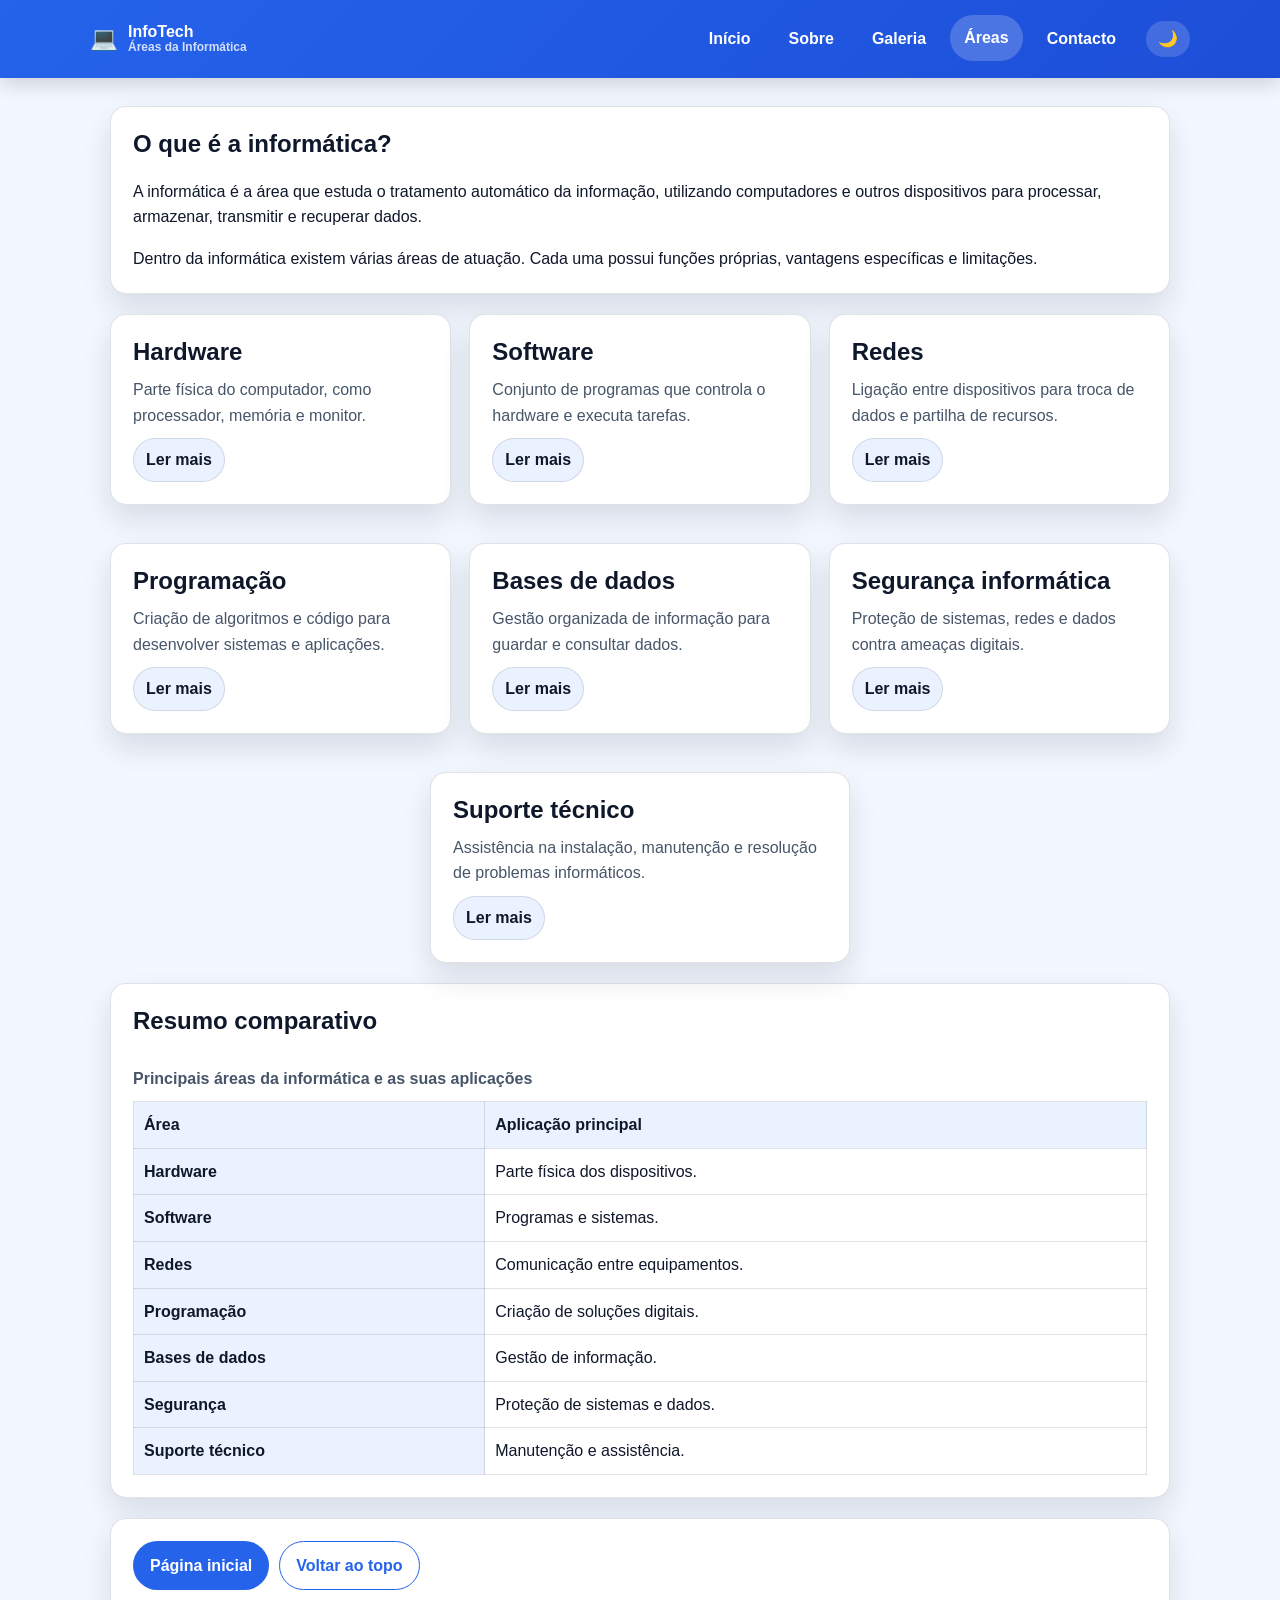
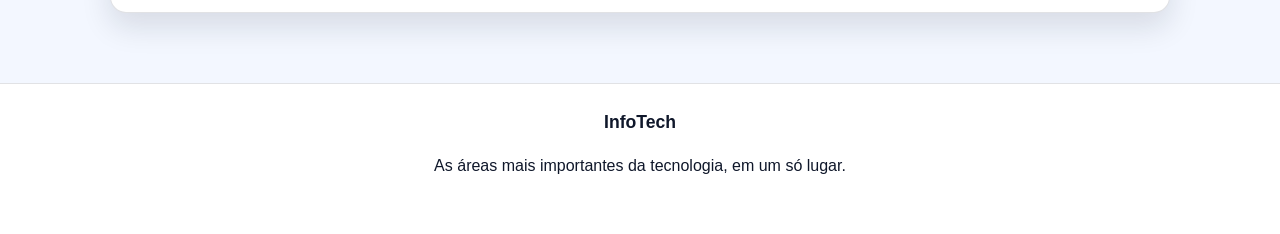
<file: pages/areas.html>
<!doctype html>
<html lang="pt-MZ">
  <head>
    <meta charset="UTF-8" />
    <meta name="viewport" content="width=device-width, initial-scale=1.0" />

    <meta
      name="description"
      content="Conhece as principais áreas da informática no portal educativo InfoTech."
    />

    <title>InfoTech - Áreas da Informática</title>

    <link rel="stylesheet" href="../css/style.css" />
    <link rel="shortcut icon" href="../image/favicon.svg" type="image/x-icon">
  </head>

  <body id="topo">
    <header class="site-header">
      <div class="topbar">
        <a
          class="brand"
          href="../index.html"
          aria-label="InfoTech - Página inicial"
        >
          <span class="brand-icon" aria-hidden="true">💻</span>

          <span class="brand-text">
            <strong>InfoTech</strong>
            <small>Áreas da Informática</small>
          </span>
        </a>

        <button
          class="menu-toggle"
          type="button"
          aria-label="Abrir menu"
          aria-expanded="false"
          aria-controls="main-menu"
        >
          <span></span>
          <span></span>
          <span></span>
        </button>

        <nav class="menu" id="main-menu" aria-label="Navegação principal">
          <ul>
            <li>
              <a href="../index.html">Início</a>
            </li>

            <li>
              <a href="sobre.html">Sobre</a>
            </li>

            <li>
              <a href="galeria.html">Galeria</a>
            </li>

            <li>
              <a href="areas.html" class="active" aria-current="page">
                Áreas
              </a>
            </li>

            <li>
              <a href="contacto.html">Contacto</a>
            </li>
          </ul>
        </nav>

        <button
          class="theme-toggle"
          id="theme-toggle"
          type="button"
          aria-label="Alternar tema"
        >
          ☀️
        </button>
      </div>
    </header>

    <main class="container">
      <section class="card" aria-labelledby="titulo-informatica">
        <h1 id="titulo-informatica">O que é a informática?</h1>

        <p>
          A informática é a área que estuda o tratamento automático da
          informação, utilizando computadores e outros dispositivos para
          processar, armazenar, transmitir e recuperar dados.
        </p>

        <p>
          Dentro da informática existem várias áreas de atuação. Cada uma possui
          funções próprias, vantagens específicas e limitações.
        </p>
      </section>

      <section class="cards-grid" aria-labelledby="titulo-areas">
        <h2 id="titulo-areas" class="visually-hidden">
          Principais áreas da informática
        </h2>

        <article class="card area-card">
          <h2>Hardware</h2>

          <p class="summary">
            Parte física do computador, como processador, memória e monitor.
          </p>

          <div class="area-details" id="hardware-details" hidden>
            <p>
              <strong>Conceito:</strong>
              parte física do computador, como processador, memória, disco,
              teclado e monitor.
            </p>

            <p>
              <strong>Onde é usado:</strong>
              computadores, servidores, telemóveis, impressoras e outros
              equipamentos eletrónicos.
            </p>

            <p>
              <strong>Vantagens:</strong>
              permite o funcionamento dos sistemas, influencia o desempenho e
              pode ser atualizado.
            </p>

            <p>
              <strong>Desvantagens:</strong>
              sofre desgaste, pode ficar obsoleto e depende de manutenção.
            </p>
          </div>

          <button
            class="expand-btn"
            type="button"
            aria-expanded="false"
            aria-controls="hardware-details"
          >
            Ler mais
          </button>
        </article>

        <article class="card area-card">
          <h2>Software</h2>

          <p class="summary">
            Conjunto de programas que controla o hardware e executa tarefas.
          </p>

          <div class="area-details" id="software-details" hidden>
            <p>
              <strong>Conceito:</strong>
              conjunto de programas e instruções que controlam o hardware e
              permitem executar tarefas.
            </p>

            <p>
              <strong>Onde é usado:</strong>
              sistemas operativos, aplicações, jogos, editores de texto e
              sistemas empresariais.
            </p>

            <p>
              <strong>Vantagens:</strong>
              automatiza processos, facilita o uso do computador e pode ser
              atualizado.
            </p>

            <p>
              <strong>Desvantagens:</strong>
              pode ter erros, vírus, incompatibilidades e dependência do
              hardware.
            </p>
          </div>

          <button
            class="expand-btn"
            type="button"
            aria-expanded="false"
            aria-controls="software-details"
          >
            Ler mais
          </button>
        </article>

        <article class="card area-card">
          <h2>Redes</h2>

          <p class="summary">
            Ligação entre dispositivos para troca de dados e partilha de
            recursos.
          </p>

          <div class="area-details" id="redes-details" hidden>
            <p>
              <strong>Conceito:</strong>
              ligação entre dispositivos para troca de dados e partilha de
              recursos.
            </p>

            <p>
              <strong>Onde é usado:</strong>
              escolas, empresas, casas, bancos e internet.
            </p>

            <p>
              <strong>Vantagens:</strong>
              facilita a comunicação, o compartilhamento de ficheiros e o acesso
              remoto.
            </p>

            <p>
              <strong>Desvantagens:</strong>
              pode sofrer falhas de ligação e ataques, além de depender de uma
              infraestrutura adequada.
            </p>
          </div>

          <button
            class="expand-btn"
            type="button"
            aria-expanded="false"
            aria-controls="redes-details"
          >
            Ler mais
          </button>
        </article>

        <article class="card area-card">
          <h2>Programação</h2>

          <p class="summary">
            Criação de algoritmos e código para desenvolver sistemas e
            aplicações.
          </p>

          <div class="area-details" id="programacao-details" hidden>
            <p>
              <strong>Conceito:</strong>
              criação de algoritmos e códigos para desenvolver sistemas, sites e
              aplicações.
            </p>

            <p>
              <strong>Onde é usado:</strong>
              aplicações móveis, sistemas web, programas de gestão, jogos e
              automação.
            </p>

            <p>
              <strong>Vantagens:</strong>
              permite criar soluções personalizadas, automatizar tarefas e
              inovar tecnologicamente.
            </p>

            <p>
              <strong>Desvantagens:</strong>
              exige estudo contínuo, lógica apurada e pode ser complexa para
              iniciantes.
            </p>
          </div>

          <button
            class="expand-btn"
            type="button"
            aria-expanded="false"
            aria-controls="programacao-details"
          >
            Ler mais
          </button>
        </article>

        <article class="card area-card">
          <h2>Bases de dados</h2>

          <p class="summary">
            Gestão organizada de informação para guardar e consultar dados.
          </p>

          <div class="area-details" id="bases-details" hidden>
            <p>
              <strong>Conceito:</strong>
              sistema organizado para armazenar, gerir e consultar informações.
            </p>

            <p>
              <strong>Onde é usado:</strong>
              hospitais, bancos, escolas, lojas, sites e sistemas
              administrativos.
            </p>

            <p>
              <strong>Vantagens:</strong>
              reduz a redundância, melhora a organização e facilita o acesso aos
              dados.
            </p>

            <p>
              <strong>Desvantagens:</strong>
              pode ser complexo de administrar e exige segurança e cópias de
              segurança.
            </p>
          </div>

          <button
            class="expand-btn"
            type="button"
            aria-expanded="false"
            aria-controls="bases-details"
          >
            Ler mais
          </button>
        </article>

        <article class="card area-card">
          <h2>Segurança informática</h2>

          <p class="summary">
            Proteção de sistemas, redes e dados contra ameaças digitais.
          </p>

          <div class="area-details" id="seguranca-details" hidden>
            <p>
              <strong>Conceito:</strong>
              área dedicada à proteção de sistemas, redes e dados contra ataques
              e acessos indevidos.
            </p>

            <p>
              <strong>Onde é usado:</strong>
              empresas, governos, bancos, aplicações online e dispositivos
              pessoais.
            </p>

            <p>
              <strong>Vantagens:</strong>
              protege a informação, evita perdas e aumenta a confiança dos
              utilizadores.
            </p>

            <p>
              <strong>Desvantagens:</strong>
              requer investimento, atualização constante e não elimina todos os
              riscos.
            </p>
          </div>

          <button
            class="expand-btn"
            type="button"
            aria-expanded="false"
            aria-controls="seguranca-details"
          >
            Ler mais
          </button>
        </article>

        <article class="card area-card">
          <h2>Suporte técnico</h2>

          <p class="summary">
            Assistência na instalação, manutenção e resolução de problemas
            informáticos.
          </p>

          <div class="area-details" id="suporte-details" hidden>
            <p>
              <strong>Conceito:</strong>
              assistência na instalação, manutenção e resolução de problemas
              informáticos.
            </p>

            <p>
              <strong>Onde é usado:</strong>
              empresas, escolas, instituições públicas e assistência a
              utilizadores.
            </p>

            <p>
              <strong>Vantagens:</strong>
              resolve falhas rapidamente, melhora o funcionamento dos
              equipamentos e apoia os utilizadores.
            </p>

            <p>
              <strong>Desvantagens:</strong>
              pode depender de peças, tempo de resposta e conhecimento técnico
              especializado.
            </p>
          </div>

          <button
            class="expand-btn"
            type="button"
            aria-expanded="false"
            aria-controls="suporte-details"
          >
            Ler mais
          </button>
        </article>
      </section>

      <section class="card" aria-labelledby="titulo-resumo">
        <h2 id="titulo-resumo">Resumo comparativo</h2>

        <div class="table-wrapper">
          <table>
            <caption>
              Principais áreas da informática e as suas aplicações
            </caption>

            <thead>
              <tr>
                <th scope="col">Área</th>
                <th scope="col">Aplicação principal</th>
              </tr>
            </thead>

            <tbody>
              <tr>
                <th scope="row">Hardware</th>
                <td>Parte física dos dispositivos.</td>
              </tr>

              <tr>
                <th scope="row">Software</th>
                <td>Programas e sistemas.</td>
              </tr>

              <tr>
                <th scope="row">Redes</th>
                <td>Comunicação entre equipamentos.</td>
              </tr>

              <tr>
                <th scope="row">Programação</th>
                <td>Criação de soluções digitais.</td>
              </tr>

              <tr>
                <th scope="row">Bases de dados</th>
                <td>Gestão de informação.</td>
              </tr>

              <tr>
                <th scope="row">Segurança</th>
                <td>Proteção de sistemas e dados.</td>
              </tr>

              <tr>
                <th scope="row">Suporte técnico</th>
                <td>Manutenção e assistência.</td>
              </tr>
            </tbody>
          </table>
        </div>
      </section>

      <section class="card actions" aria-label="Navegação adicional">
        <a class="btn" href="../index.html"> Página inicial </a>

        <a class="btn btn-secondary" href="#topo"> Voltar ao topo </a>
      </section>
    </main>

    <footer class="site-footer">
      <div class="footer-content">
        <div>
          <h2>InfoTech</h2>

          <p>As áreas mais importantes da tecnologia, em um só lugar.</p>
        </div>
      </div>
    </footer>

    <script src="../js/script.js"></script>
  </body>
</html>
</file>
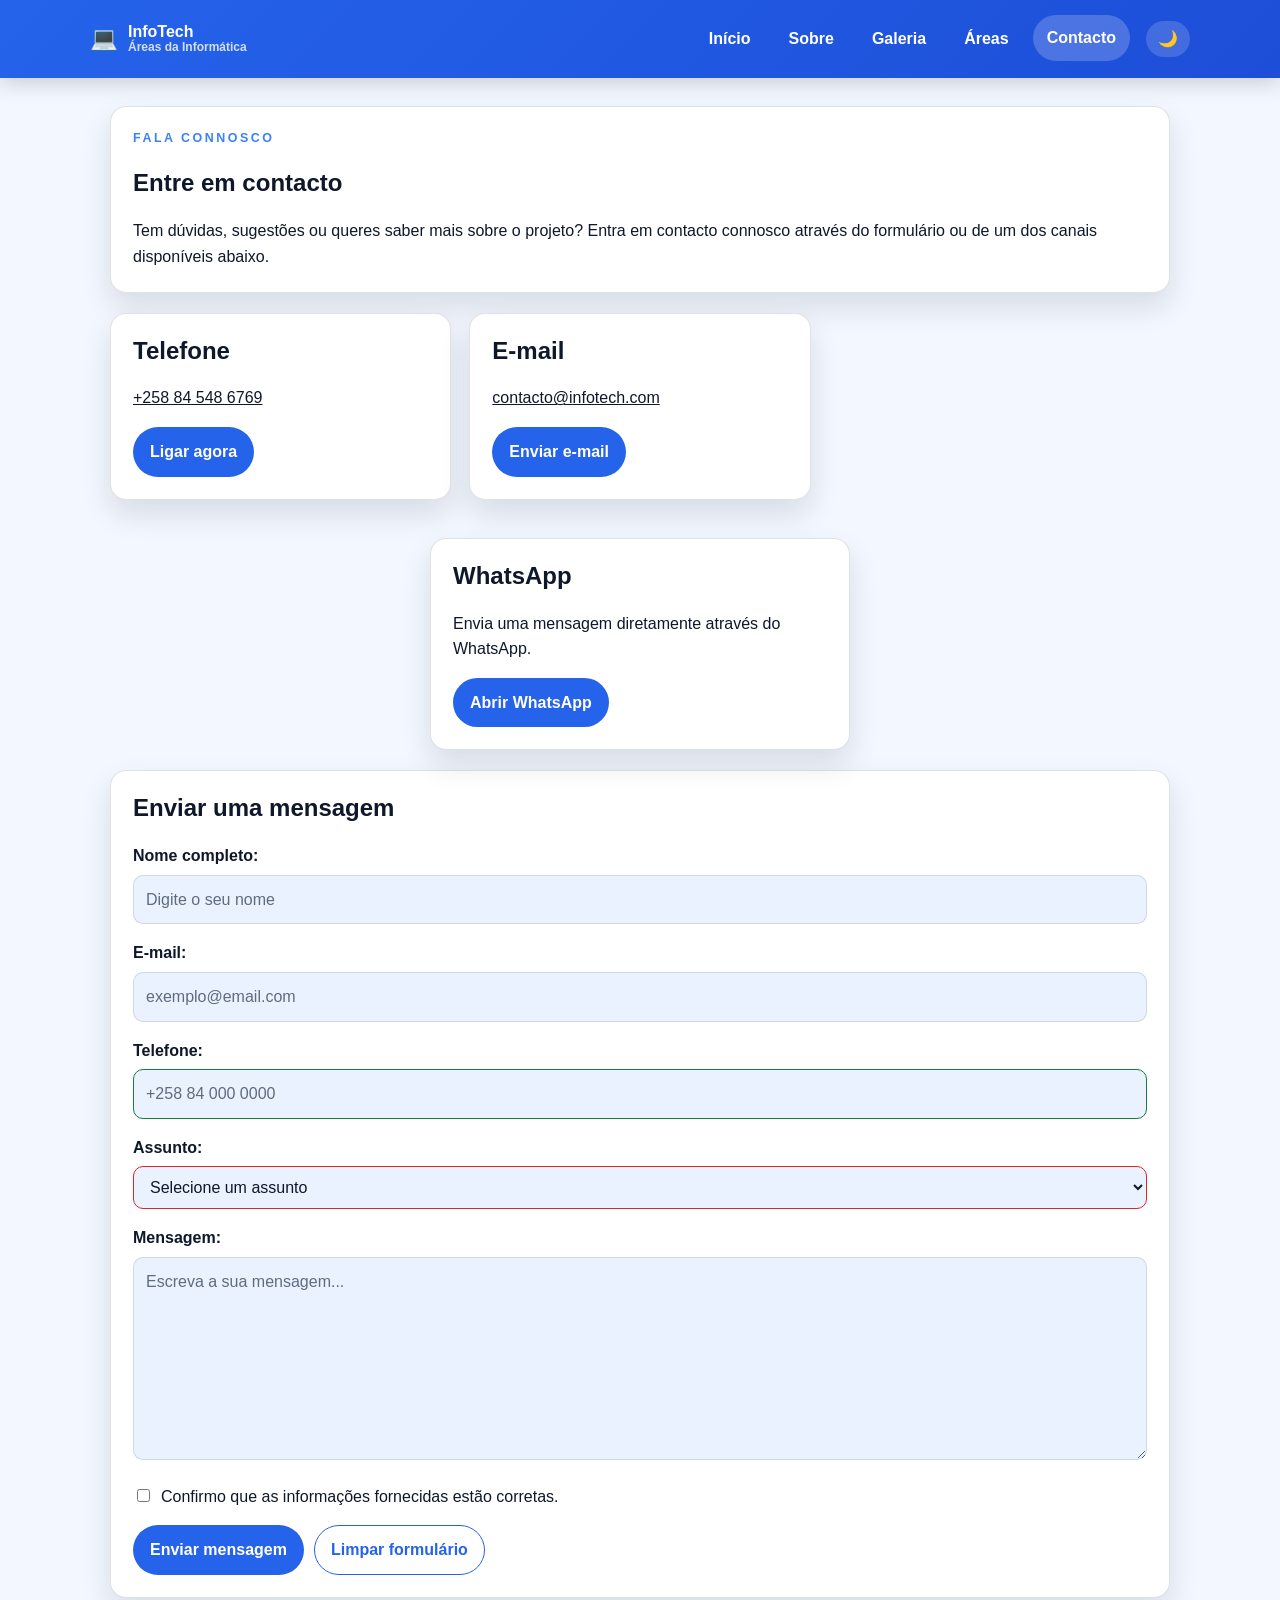
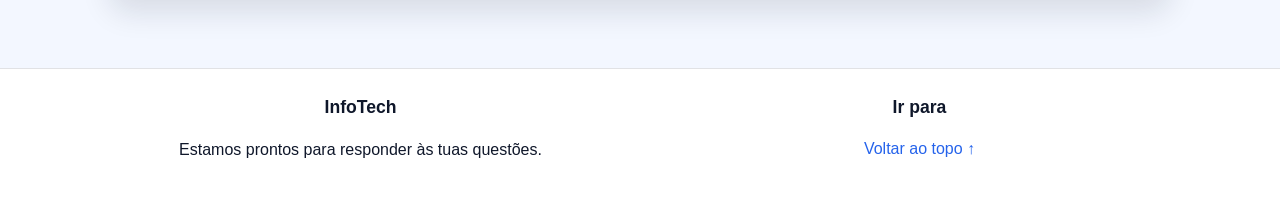
<file: pages/contacto.html>
<!doctype html>
<html lang="pt-MZ">
  <head>
    <meta charset="UTF-8" />
    <meta name="viewport" content="width=device-width, initial-scale=1.0" />

    <meta
      name="description"
      content="Entre em contacto com a equipa InfoTech através do formulário, telefone, e-mail ou WhatsApp."
    />

    <title>InfoTech - Contacto</title>

    <link rel="stylesheet" href="../css/style.css" />
    <link rel="shortcut icon" href="../image/favicon.svg" type="image/x-icon">
  </head>

  <body id="topo">
    <header class="site-header">
      <div class="topbar">
        <a
          class="brand"
          href="../index.html"
          aria-label="InfoTech - Página inicial"
        >
          <span class="brand-icon" aria-hidden="true">💻</span>

          <span class="brand-text">
            <strong>InfoTech</strong>
            <small>Áreas da Informática</small>
          </span>
        </a>

        <button
          class="menu-toggle"
          type="button"
          aria-label="Abrir menu"
          aria-expanded="false"
          aria-controls="main-menu"
        >
          <span></span>
          <span></span>
          <span></span>
        </button>

        <nav class="menu" id="main-menu" aria-label="Navegação principal">
          <ul>
            <li>
              <a href="../index.html">Início</a>
            </li>

            <li>
              <a href="sobre.html">Sobre</a>
            </li>

            <li>
              <a href="galeria.html">Galeria</a>
            </li>
            <li>
              <a href="areas.html">Áreas</a>
            </li>

            <li>
              <a href="contacto.html" class="active" aria-current="page">
                Contacto
              </a>
            </li>
          </ul>
        </nav>

        <button
          class="theme-toggle"
          id="theme-toggle"
          type="button"
          aria-label="Alternar tema"
        >
          ☀️
        </button>
      </div>
    </header>

    <main class="container">
      <section class="card" aria-labelledby="titulo-contacto">
        <p class="eyebrow">Fala connosco</p>

        <h1 id="titulo-contacto">Entre em contacto</h1>

        <p>
          Tem dúvidas, sugestões ou queres saber mais sobre o projeto? Entra em
          contacto connosco através do formulário ou de um dos canais
          disponíveis abaixo.
        </p>
      </section>

      <section class="cards-grid" aria-labelledby="titulo-canais">
        <h2 id="titulo-canais" class="visually-hidden">Canais de contacto</h2>

        <article class="card">
          <h2>Telefone</h2>

          <p>
            <a href="tel:+258845486769"> +258 84 548 6769 </a>
          </p>

          <a class="btn" href="tel:+258845486769"> Ligar agora </a>
        </article>

        <article class="card">
          <h2>E-mail</h2>

          <p>
            <a href="mailto:juliomulhanga328@gmail.com">
              contacto@infotech.com
            </a>
          </p>

          <a
            class="btn"
            href="mailto:juliomulhanga328@gmail.com?subject=Contacto%20InfoTech"
          >
            Enviar e-mail
          </a>
        </article>

        <article class="card">
          <h2>WhatsApp</h2>

          <p>Envia uma mensagem diretamente através do WhatsApp.</p>

          <a
            class="btn"
            href="https://wa.me/258845486769?text=Olá%20InfoTech,%20gostaria%20de%20obter%20mais%20informações."
            target="_blank"
            rel="noopener noreferrer"
          >
            Abrir WhatsApp
          </a>
        </article>
      </section>

      <section class="card" aria-labelledby="titulo-formulario">
        <h2 id="titulo-formulario">Enviar uma mensagem</h2>

        <form
          action="mailto:juliomulhanga328@gmail.com"
          method="post"
          enctype="text/plain"
        >
          <div class="form-group">
            <label for="nome"> Nome completo: </label>

            <input
              type="text"
              id="nome"
              name="nome"
              placeholder="Digite o seu nome"
              autocomplete="name"
              minlength="3"
              required
            />
          </div>

          <div class="form-group">
            <label for="email"> E-mail: </label>

            <input
              type="email"
              id="email"
              name="email"
              placeholder="exemplo@email.com"
              autocomplete="email"
              required
            />
          </div>

          <div class="form-group">
            <label for="telefone"> Telefone: </label>

            <input
              type="tel"
              id="telefone"
              name="telefone"
              placeholder="+258 84 000 0000"
              autocomplete="tel"
              pattern="[+]?[0-9 ()-]{9,20}"
            />
          </div>

          <div class="form-group">
            <label for="assunto"> Assunto: </label>

            <select id="assunto" name="assunto" required>
              <option value="">Selecione um assunto</option>

              <option value="duvida">Dúvida sobre informática</option>

              <option value="sugestao">Sugestão para o projeto</option>

              <option value="problema">Comunicação de problema</option>

              <option value="outro">Outro assunto</option>
            </select>
          </div>

          <div class="form-group">
            <label for="mensagem"> Mensagem: </label>

            <textarea
              id="mensagem"
              name="mensagem"
              rows="7"
              placeholder="Escreva a sua mensagem..."
              minlength="10"
              maxlength="1000"
              required
            ></textarea>
          </div>

          <div class="form-group checkbox-group">
            <input
              type="checkbox"
              id="autorizacao"
              name="autorizacao"
              required
            />

            <label for="autorizacao">
              Confirmo que as informações fornecidas estão corretas.
            </label>
          </div>

          <div class="actions">
            <button class="btn" type="submit">Enviar mensagem</button>

            <button class="btn btn-secondary" type="reset">
              Limpar formulário
            </button>
          </div>
        </form>
      </section>
    </main>

    <footer class="site-footer">
      <div class="footer-content">
        <div>
          <h2>InfoTech</h2>

          <p>Estamos prontos para responder às tuas questões.</p>
        </div>

        <div>
          <h2>Ir para</h2>

          <a href="#topo"> Voltar ao topo ↑ </a>
        </div>
      </div>
    </footer>

    <script src="../js/script.js"></script>
  </body>
</html>
</file>
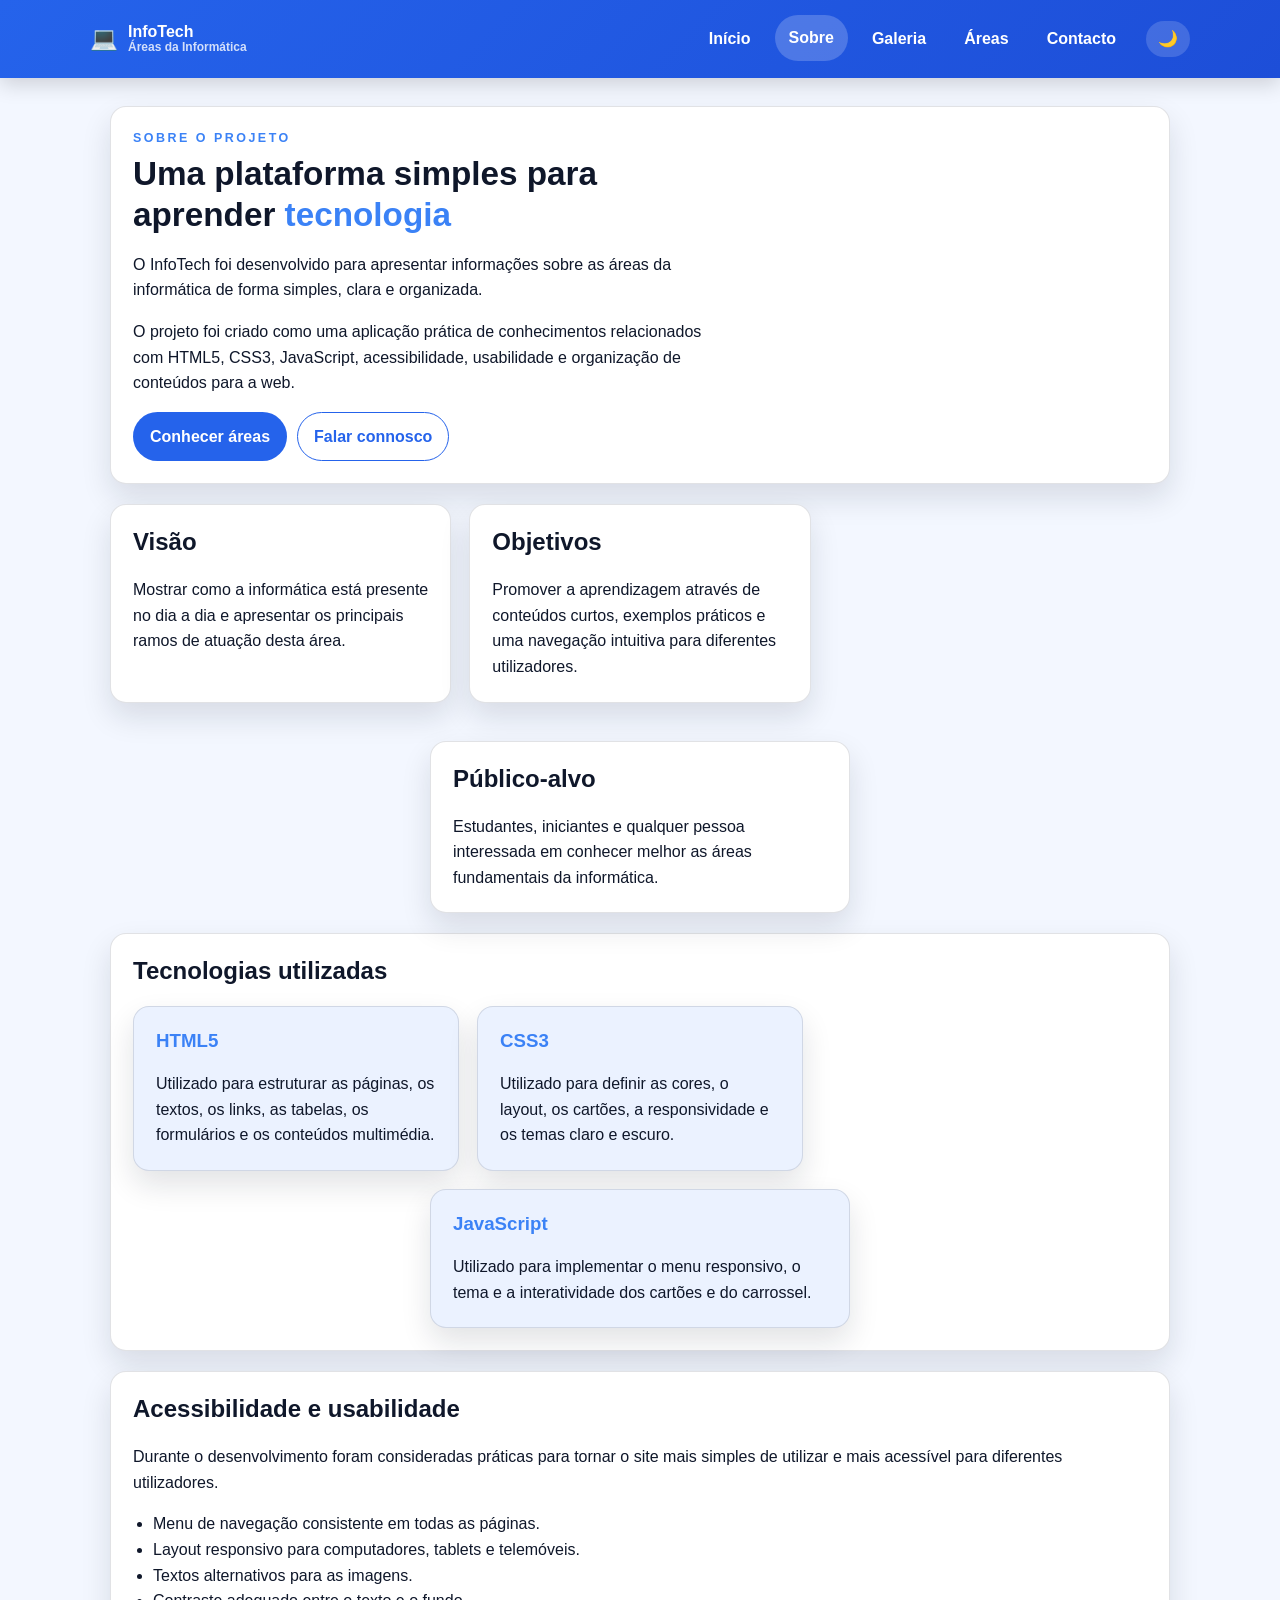
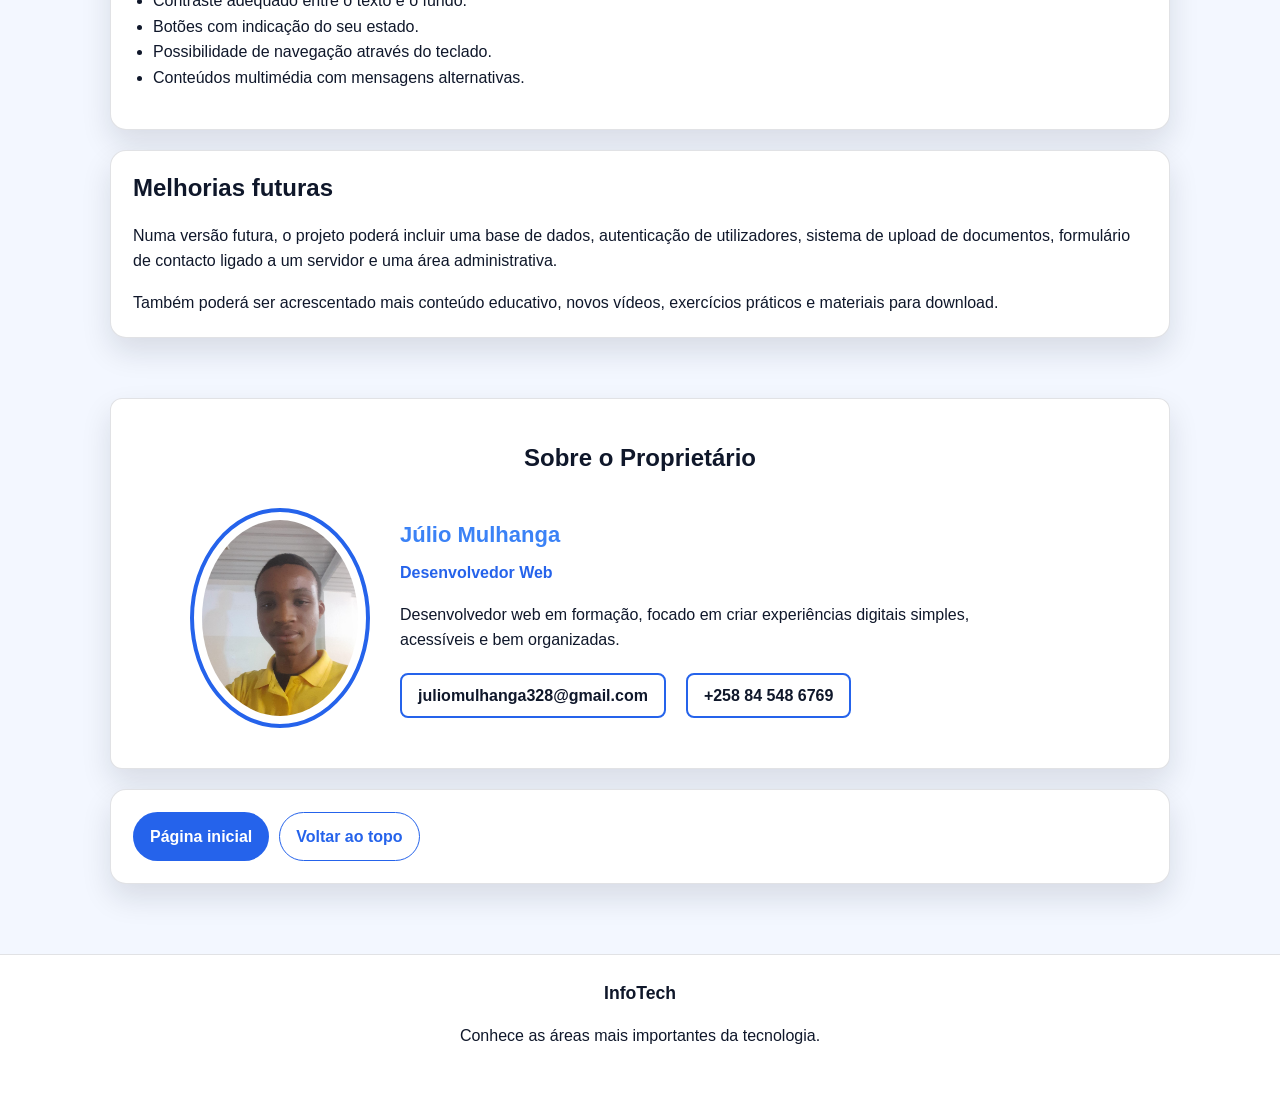
<file: pages/sobre.html>
<!doctype html>
<html lang="pt-MZ">
  <head>
    <meta charset="UTF-8" />
    <meta name="viewport" content="width=device-width, initial-scale=1.0" />

    <meta
      name="description"
      content="Conhece o projeto InfoTech, os seus objetivos e a sua importância na aprendizagem da informática."
    />

    <title>InfoTech - Sobre o Projeto</title>

    <link rel="stylesheet" href="../css/style.css" />
    <link rel="shortcut icon" href="../image/favicon.svg" type="image/x-icon">
  </head>

  <body id="topo">
    <header class="site-header">
      <div class="topbar">
        <a
          class="brand"
          href="../index.html"
          aria-label="InfoTech - Página inicial"
        >
          <span class="brand-icon" aria-hidden="true">💻</span>

          <span class="brand-text">
            <strong>InfoTech</strong>
            <small>Áreas da Informática</small>
          </span>
        </a>

        <button
          class="menu-toggle"
          type="button"
          aria-label="Abrir menu"
          aria-expanded="false"
          aria-controls="main-menu"
        >
          <span></span>
          <span></span>
          <span></span>
        </button>

        <nav class="menu" id="main-menu" aria-label="Navegação principal">
          <ul>
            <li>
              <a href="../index.html">Início</a>
            </li>

            <li>
              <a href="sobre.html" class="active" aria-current="page">
                Sobre
              </a>
            </li>

            <li>
              <a href="galeria.html">Galeria</a>
            </li>

            <li>
              <a href="areas.html">Áreas</a>
            </li>

            <li>
              <a href="contacto.html">Contacto</a>
            </li>
          </ul>
        </nav>

        <button
          class="theme-toggle"
          id="theme-toggle"
          type="button"
          aria-label="Alternar tema"
        >
          ☀️
        </button>
      </div>
    </header>

    <main class="container">
      <section class="card hero-card" aria-labelledby="titulo-projeto">
        <div class="hero-text">
          <p class="eyebrow">Sobre o projeto</p>

          <h1 id="titulo-projeto">
            Uma plataforma simples para aprender
            <span class="highlight">tecnologia</span>
          </h1>

          <p>
            O InfoTech foi desenvolvido para apresentar informações sobre as
            áreas da informática de forma simples, clara e organizada.
          </p>

          <p>
            O projeto foi criado como uma aplicação prática de conhecimentos
            relacionados com HTML5, CSS3, JavaScript, acessibilidade,
            usabilidade e organização de conteúdos para a web.
          </p>

          <div class="actions">
            <a class="btn" href="areas.html"> Conhecer áreas </a>

            <a class="btn btn-secondary" href="contacto.html">
              Falar connosco
            </a>
          </div>
        </div>
      </section>

      <section class="cards-grid" aria-labelledby="titulo-visao-objetivos">
        <h2 id="titulo-visao-objetivos" class="visually-hidden">
          Visão e objetivos do projeto
        </h2>

        <article class="card">
          <h2>Visão</h2>

          <p>
            Mostrar como a informática está presente no dia a dia e apresentar
            os principais ramos de atuação desta área.
          </p>
        </article>

        <article class="card">
          <h2>Objetivos</h2>

          <p>
            Promover a aprendizagem através de conteúdos curtos, exemplos
            práticos e uma navegação intuitiva para diferentes utilizadores.
          </p>
        </article>

        <article class="card">
          <h2>Público-alvo</h2>

          <p>
            Estudantes, iniciantes e qualquer pessoa interessada em conhecer
            melhor as áreas fundamentais da informática.
          </p>
        </article>
      </section>

      <section class="card" aria-labelledby="titulo-tecnologias">
        <h2 id="titulo-tecnologias">Tecnologias utilizadas</h2>

        <div class="cards-grid">
          <article class="card technology-card">
            <h3>HTML5</h3>

            <p>
              Utilizado para estruturar as páginas, os textos, os links, as
              tabelas, os formulários e os conteúdos multimédia.
            </p>
          </article>

          <article class="card technology-card">
            <h3>CSS3</h3>

            <p>
              Utilizado para definir as cores, o layout, os cartões, a
              responsividade e os temas claro e escuro.
            </p>
          </article>

          <article class="card technology-card">
            <h3>JavaScript</h3>

            <p>
              Utilizado para implementar o menu responsivo, o tema e a
              interatividade dos cartões e do carrossel.
            </p>
          </article>
        </div>
      </section>

      <section class="card" aria-labelledby="titulo-acessibilidade">
        <h2 id="titulo-acessibilidade">Acessibilidade e usabilidade</h2>

        <p>
          Durante o desenvolvimento foram consideradas práticas para tornar o
          site mais simples de utilizar e mais acessível para diferentes
          utilizadores.
        </p>

        <ul>
          <li>Menu de navegação consistente em todas as páginas.</li>

          <li>Layout responsivo para computadores, tablets e telemóveis.</li>

          <li>Textos alternativos para as imagens.</li>

          <li>Contraste adequado entre o texto e o fundo.</li>

          <li>Botões com indicação do seu estado.</li>

          <li>Possibilidade de navegação através do teclado.</li>

          <li>Conteúdos multimédia com mensagens alternativas.</li>
        </ul>
      </section>

      <section class="card" aria-labelledby="titulo-futuro">
        <h2 id="titulo-futuro">Melhorias futuras</h2>

        <p>
          Numa versão futura, o projeto poderá incluir uma base de dados,
          autenticação de utilizadores, sistema de upload de documentos,
          formulário de contacto ligado a um servidor e uma área administrativa.
        </p>

        <p>
          Também poderá ser acrescentado mais conteúdo educativo, novos vídeos,
          exercícios práticos e materiais para download.
        </p>
      </section>
      <!-- SECÇÃO DO PROPRIETÁRIO -->
      <section class="proprietario">
        <h2>Sobre o Proprietário</h2>

        <div class="proprietario-container">
          <div class="proprietario-foto">
            <img
              src="../image/foto-proprietario.jpg"
              alt="Foto do proprietário do projeto InfoTech"
            />
          </div>

          <div class="proprietario-info">
            <h3>Júlio Mulhanga</h3>
            <p class="cargo">Desenvolvedor Web</p>

            <p>
              Desenvolvedor web em formação, focado em criar experiências
              digitais simples, acessíveis e bem organizadas.
            </p>

            <div class="proprietario-contactos">
              <a href="mailto:juliomulhanga328@gmail.com"
                >juliomulhanga328@gmail.com</a
              >
              <a href="tel:+258845486769">+258 84 548 6769</a>
            </div>
          </div>
        </div>
      </section>

      <section class="card actions" aria-label="Navegação adicional">
        <a class="btn" href="../index.html"> Página inicial </a>

        <a class="btn btn-secondary" href="#topo"> Voltar ao topo </a>
      </section>
    </main>

    <footer class="site-footer">
      <div class="footer-content">
        <div>
          <h2>InfoTech</h2>

          <p>Conhece as áreas mais importantes da tecnologia.</p>
        </div>
      </div>
    </footer>

    <script src="../js/script.js"></script>
  </body>
</html>
</file>
<file: css/style.css>
:root {
  color-scheme: dark;

  --bg: #07111f;
  --surface: #111827;
  --surface-2: #172033;
  --text: #f8fafc;
  --muted: #cbd5e1;
  --accent: #3b82f6;
  --accent-2: #60a5fa;
  --success: #22c55e;
  --danger: #ef4444;
  --border: rgba(148, 163, 184, 0.2);
  --shadow: 0 14px 30px rgba(2, 8, 23, 0.28);
}

body[data-theme="light"] {
  color-scheme: light;

  --bg: #f3f7ff;
  --surface: #ffffff;
  --surface-2: #ebf2ff;
  --text: #0f172a;
  --muted: #475569;
  --accent: #2563eb;
  --accent-2: #3b82f6;
  --success: #15803d;
  --danger: #dc2626;
  --border: rgba(15, 23, 42, 0.12);
  --shadow: 0 14px 30px rgba(15, 23, 42, 0.12);
}

* {
  box-sizing: border-box;
}

html {
  scroll-behavior: smooth;
}

body {
  min-width: 320px;
  margin: 0;
  background: var(--bg);
  color: var(--text);
  font-family: Arial, sans-serif;
  line-height: 1.6;
  transition:
    background 0.3s ease,
    color 0.3s ease;
}

img,
video,
audio {
  max-width: 100%;
}

img,
video {
  display: block;
  border-radius: 12px;
}

audio {
  display: block;
  width: 100%;
  margin-top: 10px;
}

figure {
  margin: 0;
}

figcaption {
  margin-top: 8px;
  color: var(--muted);
  font-size: 0.95rem;
}

a {
  color: inherit;
}

button,
input,
select,
textarea {
  font: inherit;
}

button,
a {
  -webkit-tap-highlight-color: transparent;
}

button:focus-visible,
a:focus-visible,
input:focus-visible,
select:focus-visible,
textarea:focus-visible {
  outline: 3px solid var(--accent-2);
  outline-offset: 3px;
}

.site-header {
  position: sticky;
  top: 0;
  z-index: 10;
  padding: 16px 20px;
  background: linear-gradient(135deg, var(--accent), #1d4ed8);
  color: white;
  box-shadow: 0 6px 20px rgba(0, 0, 0, 0.16);
}

.topbar {
  display: flex;
  align-items: center;
  gap: 16px;
  max-width: 1100px;
  margin: 0 auto;
}

.brand {
  display: flex;
  align-items: center;
  gap: 10px;
  color: white;
  font-weight: 700;
  text-decoration: none;
}

.brand-icon {
  font-size: 1.4rem;
}

.brand-text {
  display: flex;
  flex-direction: column;
  line-height: 1.1;
}

.brand-text small {
  font-size: 0.75rem;
  opacity: 0.8;
}

.menu {
  margin-left: auto;
}

nav.menu ul {
  display: flex;
  align-items: center;
  gap: 10px;
  padding: 0;
  margin: 0;
  list-style: none;
}

nav.menu a {
  display: block;
  padding: 10px 14px;
  border-radius: 999px;
  color: white;
  font-weight: 600;
  text-decoration: none;
  transition:
    background 0.25s ease,
    transform 0.2s ease;
}

nav.menu a:hover,
nav.menu a.active {
  background: rgba(255, 255, 255, 0.2);
  transform: translateY(-1px);
}

.theme-toggle,
.menu-toggle {
  padding: 10px 12px;
  border: 0;
  border-radius: 999px;
  background: rgba(255, 255, 255, 0.16);
  color: white;
  cursor: pointer;
}

.theme-toggle {
  line-height: 1;
}

.menu-toggle {
  display: none;
  flex-direction: column;
  gap: 4px;
}

.menu-toggle span {
  display: block;
  width: 20px;
  height: 2px;
  border-radius: 2px;
  background: white;
}

.container {
  max-width: 1100px;
  padding: 28px 20px 50px;
  margin: 0 auto;
}

.card {
  padding: 22px;
  margin-bottom: 20px;
  border: 1px solid var(--border);
  border-radius: 16px;
  background: var(--surface);
  box-shadow: var(--shadow);
}

.card h1,
.card h2,
.card h3 {
  line-height: 1.25;
}

.card h1:first-child,
.card h2:first-child,
.card h3:first-child {
  margin-top: 0;
}

.card p:last-child {
  margin-bottom: 0;
}

.hero-card {
  display: grid;
  grid-template-columns: 1.2fr 0.8fr;
  align-items: center;
  gap: 24px;
}

.hero-card figure img {
  width: 100%;
  min-height: 280px;
  object-fit: cover;
}

.hero-text h1,
.hero-text h2 {
  margin: 4px 0 10px;
  font-size: clamp(1.7rem, 2.6vw, 2.5rem);
}

.highlight {
  color: var(--accent-2);
  font-weight: 800;
}

.eyebrow {
  margin: 0;
  color: var(--accent-2);
  font-size: 0.78rem;
  font-weight: 700;
  letter-spacing: 0.2em;
  text-transform: uppercase;
}

.actions {
  display: flex;
  flex-wrap: wrap;
  gap: 10px;
  margin-top: 14px;
}

.btn {
  display: inline-block;
  padding: 11px 16px;
  border: 1px solid transparent;
  border-radius: 999px;
  background: var(--accent);
  color: white;
  font-weight: 700;
  text-decoration: none;
  cursor: pointer;
  transition:
    background 0.25s ease,
    color 0.25s ease,
    transform 0.2s ease;
}

.btn:hover {
  background: var(--accent-2);
  transform: translateY(-1px);
}

.btn-secondary {
  border-color: var(--accent);
  background: transparent;
  color: var(--accent);
}

.btn-secondary:hover {
  background: var(--surface-2);
  color: var(--accent);
}

.cards-grid {
  display: grid;
  grid-template-columns: repeat(auto-fit, minmax(260px, 1fr));
  gap: 18px;
}

.cards-grid > .card:last-child {
  grid-column: 1 / -1;
  width: 100%;
  max-width: 420px;
  justify-self: center;
}

.cards-grid > .visually-hidden {
  grid-column: 1 / -1;
}

.area-card {
  display: flex;
  flex-direction: column;
  gap: 10px;
}

.area-card h2 {
  margin-bottom: 0;
}

.summary {
  margin: 0;
  color: var(--muted);
}

.area-details {
  margin-top: 6px;
}

.area-details[hidden],
.carousel-slide[hidden] {
  display: none;
}

.area-card.is-open .area-details {
  display: block;
}

.expand-btn {
  align-self: flex-start;
  padding: 8px 12px;
  border: 1px solid var(--border);
  border-radius: 999px;
  background: var(--surface-2);
  color: var(--text);
  cursor: pointer;
  font-weight: 700;
}

.expand-btn:hover {
  background: var(--accent);
  color: white;
}

.table-wrapper {
  width: 100%;
  overflow-x: auto;
}

table {
  width: 100%;
  border-collapse: collapse;
}

caption {
  padding: 10px 0;
  color: var(--muted);
  font-weight: 700;
  text-align: left;
}

th,
td {
  padding: 10px;
  border: 1px solid var(--border);
  text-align: left;
}

th {
  background: var(--surface-2);
}

ul,
ol {
  padding-left: 20px;
}

.info-flex {
  display: flex;
  gap: 20px;
}

.info-flex .card {
  flex: 1;
}

@media (max-width: 700px) {
  .info-flex {
    flex-direction: column;
  }
}

.site-footer {
  padding: 24px 20px 40px;
  border-top: 1px solid var(--border);
  background: var(--surface);
}

.footer-content {
  display: grid;
  grid-template-columns: repeat(auto-fit, minmax(220px, 1fr));
  gap: 18px;
  max-width: 1100px;
  margin: 0 auto;
  text-align: center;
}

.footer-content h2 {
  margin-top: 0;
  font-size: 1.1rem;
}

.footer-links {
  padding: 0;
  list-style: none;
}

.footer-links li + li {
  margin-top: 6px;
}

.footer-links a,
.site-footer a {
  color: var(--accent);
  text-decoration: none;
}

.footer-links a:hover,
.site-footer a:hover {
  text-decoration: underline;
}

.form-group {
  margin-bottom: 16px;
}

.form-group label {
  display: block;
  margin-bottom: 6px;
  font-weight: 700;
}

.form-group input,
.form-group select,
.form-group textarea {
  width: 100%;
  padding: 11px 12px;
  border: 1px solid var(--border);
  border-radius: 10px;
  background: var(--surface-2);
  color: var(--text);
}

.form-group textarea {
  min-height: 140px;
  resize: vertical;
}

.form-group input::placeholder,
.form-group textarea::placeholder {
  color: var(--muted);
  opacity: 0.85;
}

.form-group input:focus,
.form-group select:focus,
.form-group textarea:focus {
  outline: 3px solid var(--accent-2);
  outline-offset: 2px;
}

.form-group input:invalid:not(:placeholder-shown),
.form-group select:invalid,
.form-group textarea:invalid:not(:placeholder-shown) {
  border-color: var(--danger);
}

.form-group input:valid,
.form-group select:valid,
.form-group textarea:valid {
  border-color: var(--success);
}

.checkbox-group {
  display: flex;
  align-items: flex-start;
  gap: 8px;
}

.checkbox-group input {
  width: auto;
  margin-top: 5px;
}

.checkbox-group label {
  margin: 0;
  font-weight: 400;
}

.technology-card {
  margin-bottom: 0;
  background: var(--surface-2);
}

.technology-card h3 {
  margin-top: 0;
  color: var(--accent-2);
}

.proprietario {
  padding: 22px;
  margin-bottom: 20px;
  border: 1px solid var(--border);
  border-radius: 16px;
  background: var(--surface);
  box-shadow: var(--shadow);
}

.proprietario h2 {
  margin-top: 0;
}

.proprietario-container {
  display: grid;
  grid-template-columns: minmax(180px, 260px) 1fr;
  align-items: center;
  gap: 24px;
}

.proprietario-foto {
  min-height: 220px;
  padding: 8px;
  border: 2px dashed var(--accent-2);
  border-radius: 16px;
  background: var(--surface-2);
}

.proprietario-foto img {
  width: 100%;
  height: 220px;
  object-fit: cover;
}

.proprietario-info h3 {
  margin: 0 0 4px;
  color: var(--accent-2);
}

.proprietario-info p {
  margin-top: 8px;
}

.cargo {
  color: var(--muted);
  font-weight: 700;
}

.proprietario-contactos {
  display: flex;
  flex-wrap: wrap;
  gap: 12px 20px;
  margin-top: 16px;
}

.proprietario-contactos a {
  color: var(--accent-2);
  font-weight: 700;
}

.media-note {
  color: var(--muted);
  font-size: 0.9rem;
}

.carousel {
  position: relative;
  width: 100%;
}

.carousel-controls {
  display: flex;
  flex-wrap: wrap;
  align-items: center;
  gap: 10px;
}

.carousel-btn,
.carousel-indicator {
  padding: 9px 14px;
  border: 1px solid var(--border);
  border-radius: 999px;
  background: var(--surface-2);
  color: var(--text);
  cursor: pointer;
  font: inherit;
  font-weight: 700;
}

.carousel-btn:hover,
.carousel-indicator:hover,
.carousel-indicator.is-active {
  background: var(--accent);
  color: white;
}

.carousel-slides {
  min-height: 360px;
  margin-top: 16px;
  overflow: hidden;
  border-radius: 16px;
  background: var(--surface-2);
}

.carousel-slide {
  animation: carousel-fade 0.35s ease;
}

.carousel-slide figure {
  margin: 0;
}

.carousel-slide img {
  width: 100%;
  height: 360px;
  object-fit: cover;
  border-radius: 16px 16px 0 0;
}

.carousel-slide figcaption {
  padding: 14px 16px;
  margin: 0;
  background: var(--surface-2);
  color: var(--text);
  font-weight: 600;
}

.carousel-indicators {
  display: flex;
  justify-content: center;
  gap: 8px;
  margin-top: 16px;
}

.carousel-indicator {
  min-width: 40px;
}

@keyframes carousel-fade {
  from {
    opacity: 0;
  }

  to {
    opacity: 1;
  }
}

.visually-hidden {
  position: absolute;
  width: 1px;
  height: 1px;
  padding: 0;
  margin: -1px;
  overflow: hidden;
  clip: rect(0, 0, 0, 0);
  white-space: nowrap;
  border: 0;
}

@media (max-width: 780px) {
  .topbar {
    flex-wrap: wrap;
  }

  .menu-toggle {
    display: flex;
    margin-left: auto;
  }

  .menu {
    display: none;
    width: 100%;
  }

  .menu.open {
    display: block;
  }

  nav.menu ul {
    flex-direction: column;
    align-items: stretch;
    padding-top: 8px;
  }

  nav.menu a {
    text-align: center;
    background: rgba(255, 255, 255, 0.12);
  }

  .hero-card {
    grid-template-columns: 1fr;
  }

  .proprietario-container {
    grid-template-columns: 1fr;
  }
}

@media (max-width: 560px) {
  html {
    scroll-behavior: auto;
  }

  .container {
    padding: 20px 14px 40px;
  }

  .card {
    padding: 18px;
  }

  .topbar {
    gap: 10px;
  }

  .carousel-slides {
    min-height: 280px;
  }

  .carousel-slide img {
    height: 280px;
  }

  .carousel-controls {
    flex-direction: column;
    align-items: stretch;
  }

  .carousel-btn {
    width: 100%;
  }
}

@media (prefers-reduced-motion: reduce) {
  *,
  *::before,
  *::after {
    scroll-behavior: auto !important;
    animation-duration: 0.01ms !important;
    animation-iteration-count: 1 !important;
    transition-duration: 0.01ms !important;
  }
}

/* Secção do Proprietário */
.proprietario {
  margin-top: 60px;
  padding: 40px 20px;
  background: var(--surface);
  border-radius: 12px;
}

.proprietario h2 {
  margin: 0 0 30px;
  font-size: 24px;
  text-align: center;
}

.proprietario-container {
  display: flex;
  flex-direction: column;
  align-items: center;
  gap: 30px;
  max-width: 900px;
  margin: 0 auto;
}

.proprietario-foto {
  width: 180px;
  height: 180px;
  overflow: hidden;
  border: 4px solid var(--accent);
  border-radius: 50%;
  background: var(--surface);
  flex-shrink: 0;
}

.proprietario-foto img {
  display: block;
  width: 100% !important;
  height: 100% !important;
  max-width: none !important;
  object-fit: cover;
  object-position: center;
  border-radius: inherit;
}

.proprietario-info {
  text-align: center;
  max-width: 600px;
}

.proprietario-info h3 {
  margin: 0 0 8px;
  font-size: 22px;
}

.proprietario-info .cargo {
  margin: 0 0 16px;
  font-size: 16px;
  color: var(--accent);
  font-weight: 600;
}

.proprietario-info p {
  margin: 0 0 20px;
  line-height: 1.6;
}

.proprietario-contactos {
  display: flex;
  justify-content: center;
  gap: 20px;
  flex-wrap: wrap;
}

.proprietario-contactos a {
  color: var(--text);
  text-decoration: none;
  padding: 8px 16px;
  border: 2px solid var(--accent);
  border-radius: 8px;
  transition:
    background 0.3s,
    color 0.3s;
}

.proprietario-contactos a:hover {
  background: var(--accent);
  color: var(--bg);
}

/* Responsividade */
@media (min-width: 768px) {
  .proprietario-container {
    flex-direction: row;
    text-align: left;
  }

  .proprietario-info {
    text-align: left;
  }

  .proprietario-contactos {
    justify-content: flex-start;
  }
}
</file>
